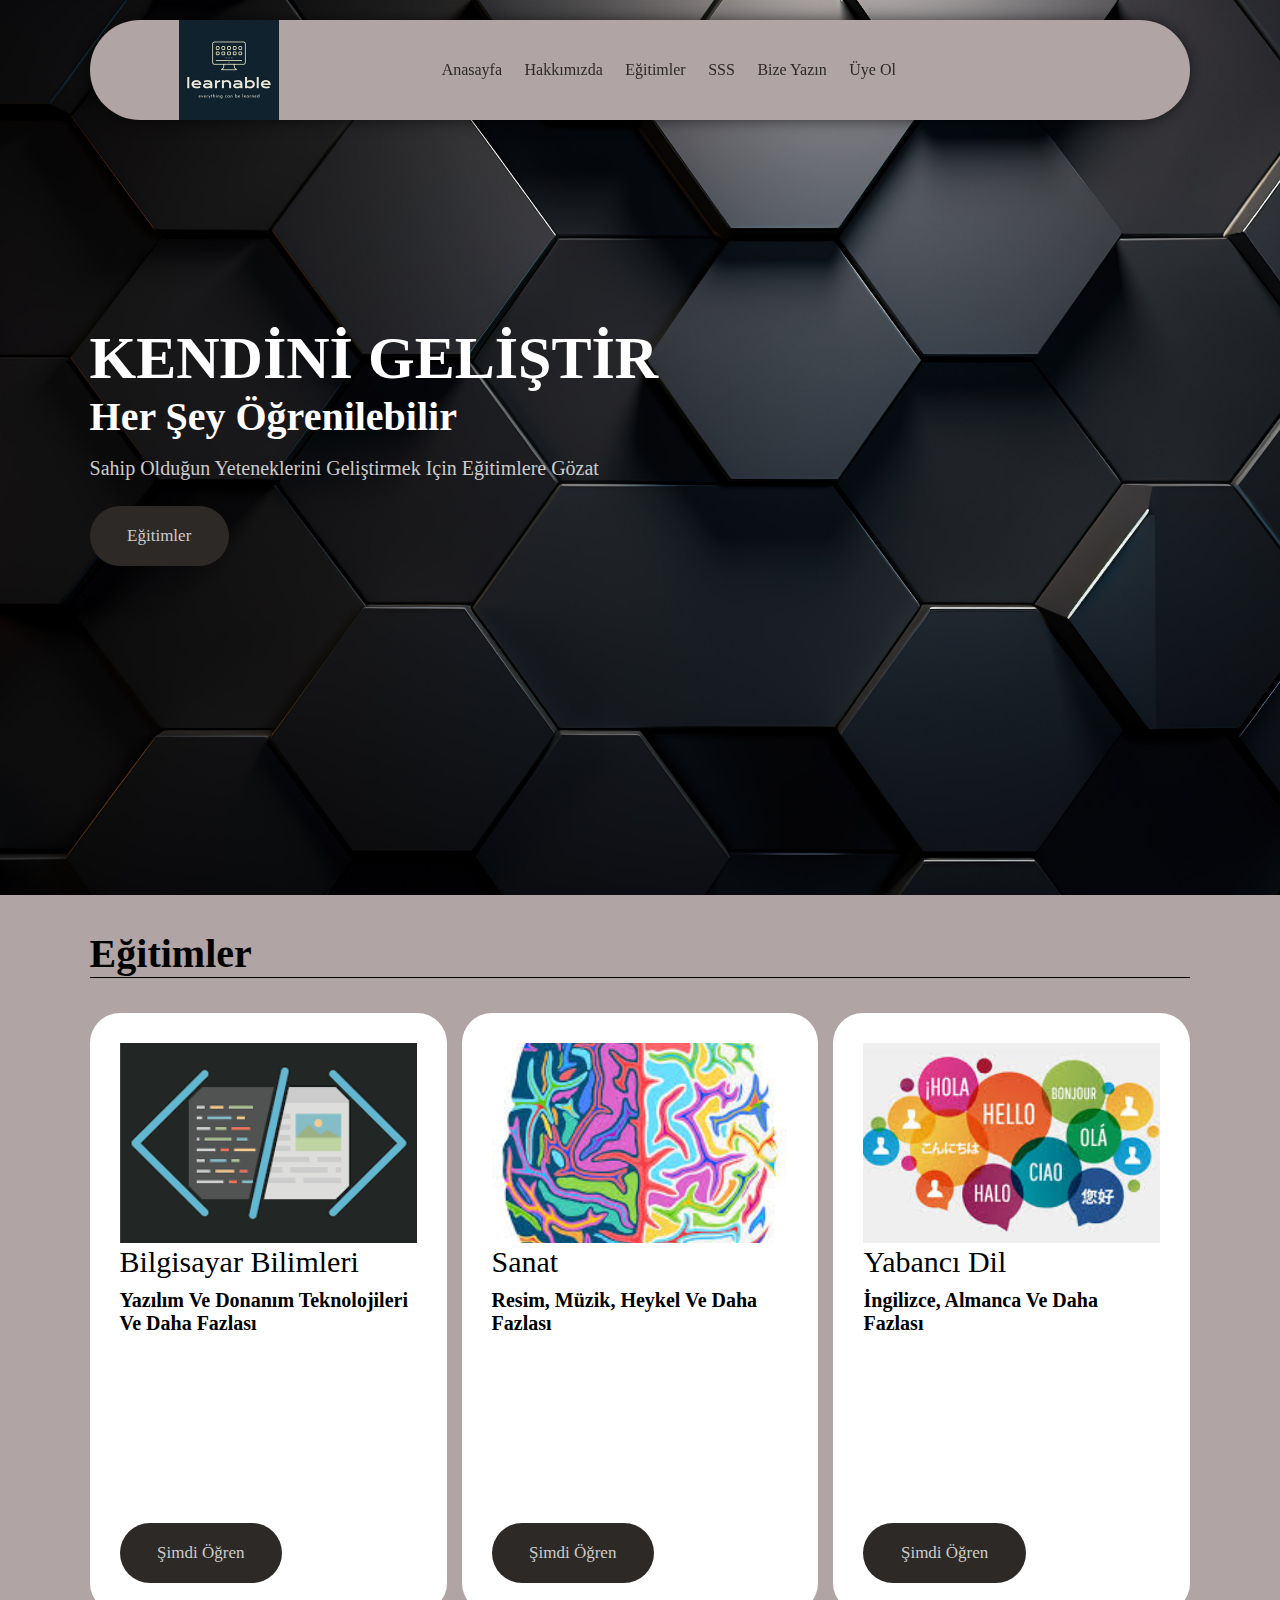
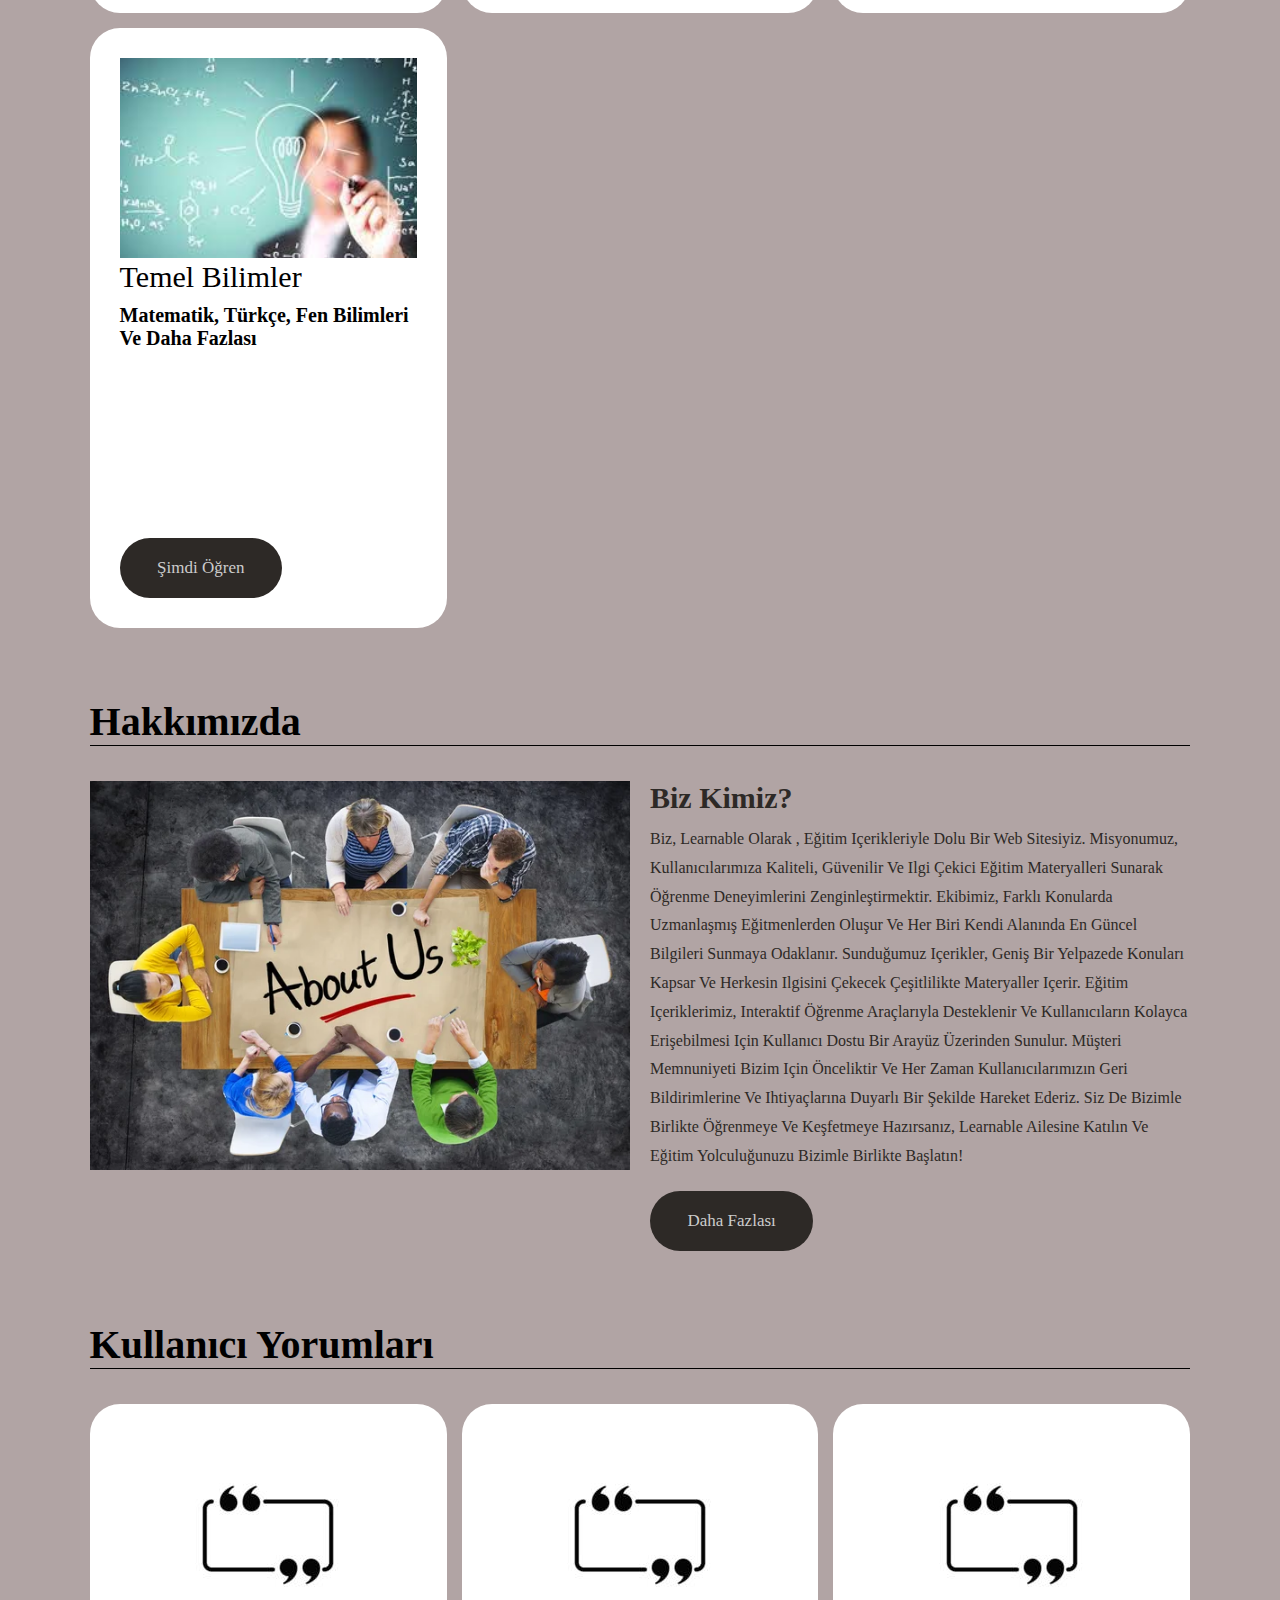
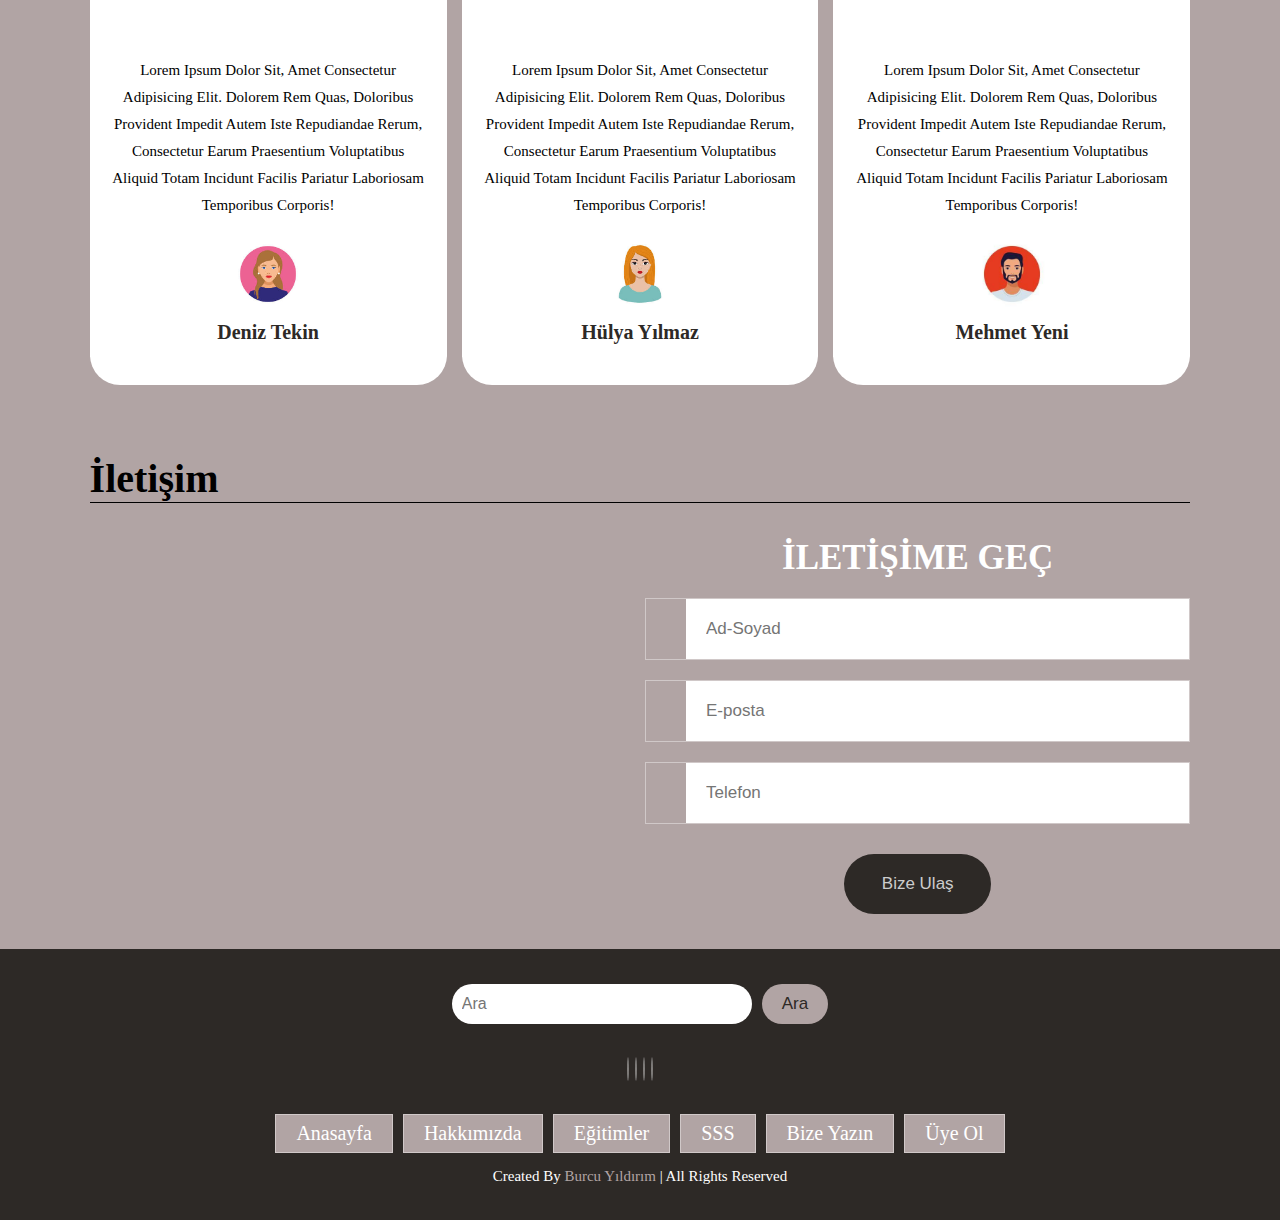
<file: index.html>
<!DOCTYPE html>
<html lang="tr">
  <head>
    <meta charset="UTF-8" />
    <meta name="viewport" content="width=device-width, initial-scale=1.0" />
    <link
      rel="stylesheet"
      href="https://cdnjs.cloudflare.com/ajax/libs/font-awesome/6.5.1/css/all.min.css"
      integrity="sha512-DTOQO9RWCH3ppGqcWaEA1BIZOC6xxalwEsw9c2QQeAIftl+Vegovlnee1c9QX4TctnWMn13TZye+giMm8e2LwA=="
      crossorigin="anonymous"
      referrerpolicy="no-referrer"
    />
    <link rel="preconnect" href="https://fonts.googleapis.com" />
    <link rel="preconnect" href="https://fonts.gstatic.com" crossorigin />
    <link
      href="https://fonts.googleapis.com/css2?family=Poppins:wght@100;200;300;400;500;600&display=swap"
      rel="stylesheet"
    />
    <title>Learning Management System</title>
    <link rel="stylesheet" href="styles/style.css" />
  </head>

  <body>
    <header class="header">
      <a href="index.html" class="logo">
        <img src="images/logo.jpg" alt="logo" />
      </a>
      <nav class="navbar">
        <a href="index.html">Anasayfa</a>
        <a href="#about">Hakkımızda</a>
        <a href="tutorials.html">Eğitimler</a>
        <a href="#sss">SSS</a>
        <a href="#contact">Bize yazın</a>
        <a href="#sign">Üye ol</a>
      </nav>
      <div class="buttons">
        <button id="search-btn">
          <i class="fas fa-search"></i>
        </button>
        <button id="user-btn">
          <i class="fa-regular fa-user"></i>
        </button>
        <button id="menu-btn">
          <i class="fas fa-bars"></i>
        </button>
      </div>
      <div class="search-form">
        <input
          type="text"
          class="search-input"
          id="search-box"
          placeholder="Ara"
        />
        <i class="fas fa-search"></i>
      </div>
    </header>
    <!--home başlangıç-->
    <section class="home">
      <div class="content">
        <h3>KENDİNİ GELİŞTİR</h3>
        <h2>Her Şey Öğrenilebilir</h2>
        <p>Sahip olduğun yeteneklerini geliştirmek için eğitimlere gözat</p>
        <a href="tutorials.html" class="btn">Eğitimler</a>
      </div>
    </section>
    <!-- home bitiş -->
    <!-- tutorials(eğitimler) başlangıç -->
    <section class="tutorials">
      <h1 class="heading">Eğitimler</h1>
      <div class="box-container">
        <div class="box">
          <div class="box-head">
            <img src="images/frontend.png" alt="bilgisayar" />
            <span class="tutorial-kategori">Bilgisayar Bilimleri</span>
            <h3>Yazılım ve Donanım Teknolojileri ve daha fazlası</h3>
          </div>
          <div class="box-bottom"></div>
          <a href="#" class="btn">Şimdi Öğren</a>
        </div>
        <div class="box">
          <div class="box-head">
            <img src="images/sanat.png" alt="sanat" />
            <span class="tutorial-kategori">Sanat</span>
            <h3>Resim, Müzik, Heykel ve daha fazlası</h3>
          </div>
          <div class="box-bottom"></div>
          <a href="#" class="btn">Şimdi Öğren</a>
        </div>
        <div class="box">
          <div class="box-head">
            <img src="images/dil.jpg" alt="dil" />
            <span class="tutorial-kategori">Yabancı Dil</span>
            <h3>İngilizce, Almanca ve daha fazlası</h3>
          </div>
          <div class="box-bottom"></div>
          <a href="#" class="btn">Şimdi Öğren</a>
        </div>
        <div class="box">
          <div class="box-head">
            <img src="images/bilim.jpg" alt="bilim" />
            <span class="tutorial-kategori">Temel bilimler</span>
            <h3>Matematik, Türkçe, Fen bilimleri ve daha fazlası</h3>
          </div>
          <div class="box-bottom"></div>
          <a href="#" class="btn">Şimdi Öğren</a>
        </div>
      </div>
    </section>
    <!-- tutorials(eğitimler) bitiş -->
    <!--hakkımızda başlangıç-->
    <section class="about" id="about">
      <h1 class="heading">Hakkımızda</h1>
      <div class="row">
        <div class="image">
          <img src="images/about.jpg" alt="about" />
        </div>
        <div class="content">
          <h3>Biz kimiz?</h3>
          <p>
            Biz, Learnable olarak , eğitim içerikleriyle dolu bir web sitesiyiz.
            Misyonumuz, kullanıcılarımıza kaliteli, güvenilir ve ilgi çekici
            eğitim materyalleri sunarak öğrenme deneyimlerini
            zenginleştirmektir. Ekibimiz, farklı konularda uzmanlaşmış
            eğitmenlerden oluşur ve her biri kendi alanında en güncel bilgileri
            sunmaya odaklanır. Sunduğumuz içerikler, geniş bir yelpazede
            konuları kapsar ve herkesin ilgisini çekecek çeşitlilikte
            materyaller içerir. Eğitim içeriklerimiz, interaktif öğrenme
            araçlarıyla desteklenir ve kullanıcıların kolayca erişebilmesi için
            kullanıcı dostu bir arayüz üzerinden sunulur. Müşteri memnuniyeti
            bizim için önceliktir ve her zaman kullanıcılarımızın geri
            bildirimlerine ve ihtiyaçlarına duyarlı bir şekilde hareket ederiz.
            Siz de bizimle birlikte öğrenmeye ve keşfetmeye hazırsanız,
            Learnable ailesine katılın ve eğitim yolculuğunuzu bizimle birlikte
            başlatın!
          </p>
          <a href="#" class="btn">Daha fazlası</a>
        </div>
      </div>
    </section>
    <!--hakkımızda bitiş-->
    <!--yorumlar başlangıç-->
    <section class="review">
      <h1 class="heading">Kullanıcı yorumları</h1>
      <div class="box-container">
        <div class="box">
          <img src="images/quote.jpg" alt="quote" />
          <p>
            Lorem ipsum dolor sit, amet consectetur adipisicing elit. Dolorem
            rem quas, doloribus provident impedit autem iste repudiandae rerum,
            consectetur earum praesentium voluptatibus aliquid totam incidunt
            facilis pariatur laboriosam temporibus corporis!
          </p>
          <img src="images/avatar1.jpg" alt="avatar1" class="user" />
          <h3>Deniz Tekin</h3>
          <div class="stars">
            <i class="fas fa-star"></i>
            <i class="fas fa-star"></i>
            <i class="fas fa-star"></i>
            <i class="fas fa-star"></i>
            <i class="fas fa-star-half-alt"></i>
          </div>
        </div>
        <div class="box">
          <img src="images/quote.jpg" alt="quote" />
          <p>
            Lorem ipsum dolor sit, amet consectetur adipisicing elit. Dolorem
            rem quas, doloribus provident impedit autem iste repudiandae rerum,
            consectetur earum praesentium voluptatibus aliquid totam incidunt
            facilis pariatur laboriosam temporibus corporis!
          </p>
          <img src="images/avatar2.jpg" alt="avatar1" class="user" />
          <h3>Hülya Yılmaz</h3>
          <div class="stars">
            <i class="fas fa-star"></i>
            <i class="fas fa-star"></i>
            <i class="fas fa-star"></i>
            <i class="fas fa-star"></i>
            <i class="fas fa-star"></i>
          </div>
        </div>
        <div class="box">
          <img src="images/quote.jpg" alt="quote" />
          <p>
            Lorem ipsum dolor sit, amet consectetur adipisicing elit. Dolorem
            rem quas, doloribus provident impedit autem iste repudiandae rerum,
            consectetur earum praesentium voluptatibus aliquid totam incidunt
            facilis pariatur laboriosam temporibus corporis!
          </p>
          <img src="images/avatar3.jpg" alt="avatar1" class="user" />
          <h3>Mehmet Yeni</h3>
          <div class="stars">
            <i class="fas fa-star"></i>
            <i class="fas fa-star"></i>
            <i class="fas fa-star"></i>
            <i class="fas fa-star"></i>
            <i class="fas fa-star"></i>
          </div>
        </div>
      </div>
    </section>
    <!--yorumlar bitiş-->
    <!--iletişim başlangıç-->
    <section class="contact" id="contact">
      <h1 class="heading">İletişim</h1>
      <div class="row">
        <iframe
          class="map"
          src="https://www.google.com/maps/d/embed?mid=1y-YtNyT6vamqQRxKkvHARFWL3Ac&hl=en_US&ehbc=2E312F"
        ></iframe>
        <form>
          <h3>İletişime geç</h3>
          <div class="inputBox">
            <i class="fas fa-user"></i>
            <input type="text" placeholder="Ad-Soyad" />
          </div>
          <div class="inputBox">
            <i class="fas fa-envelope"></i>
            <input type="email" placeholder="E-posta" />
          </div>
          <div class="inputBox">
            <i class="fas fa-phone"></i>
            <input type="number" placeholder="Telefon" />
          </div>
          <input type="submit" class="btn" value="Bize ulaş" />
        </form>
      </div>
    </section>
    <!--iletişim bitiş-->
    <!--footer başlangıç-->
    <section class="footer">
      <div class="search">
        <input type="text" class="search-input" placeholder="Ara" />
        <button class="btn btn-primary">Ara</button>
      </div>
      <div class="share">
        <a href="#" class="fab fa-facebook"></a>
        <a href="#" class="fab fa-x-twitter"></a>
        <a href="#" class="fab fa-instagram"></a>
        <a href="#" class="fab fa-linkedin"></a>
      </div>
      <div class="links">
        <a href="#">Anasayfa</a>
        <a href="#">Hakkımızda</a>
        <a href="#">Eğitimler</a>
        <a href="#">SSS</a>
        <a href="#">Bize yazın</a>
        <a href="#">Üye ol</a>
      </div>
      <div class="credit">
        created by <span>Burcu Yıldırım</span> | all rights reserved
      </div>
    </section>
    <!--footer bitiş-->
    <script src="js/script.js"></script>
  </body>
</html>
</file>
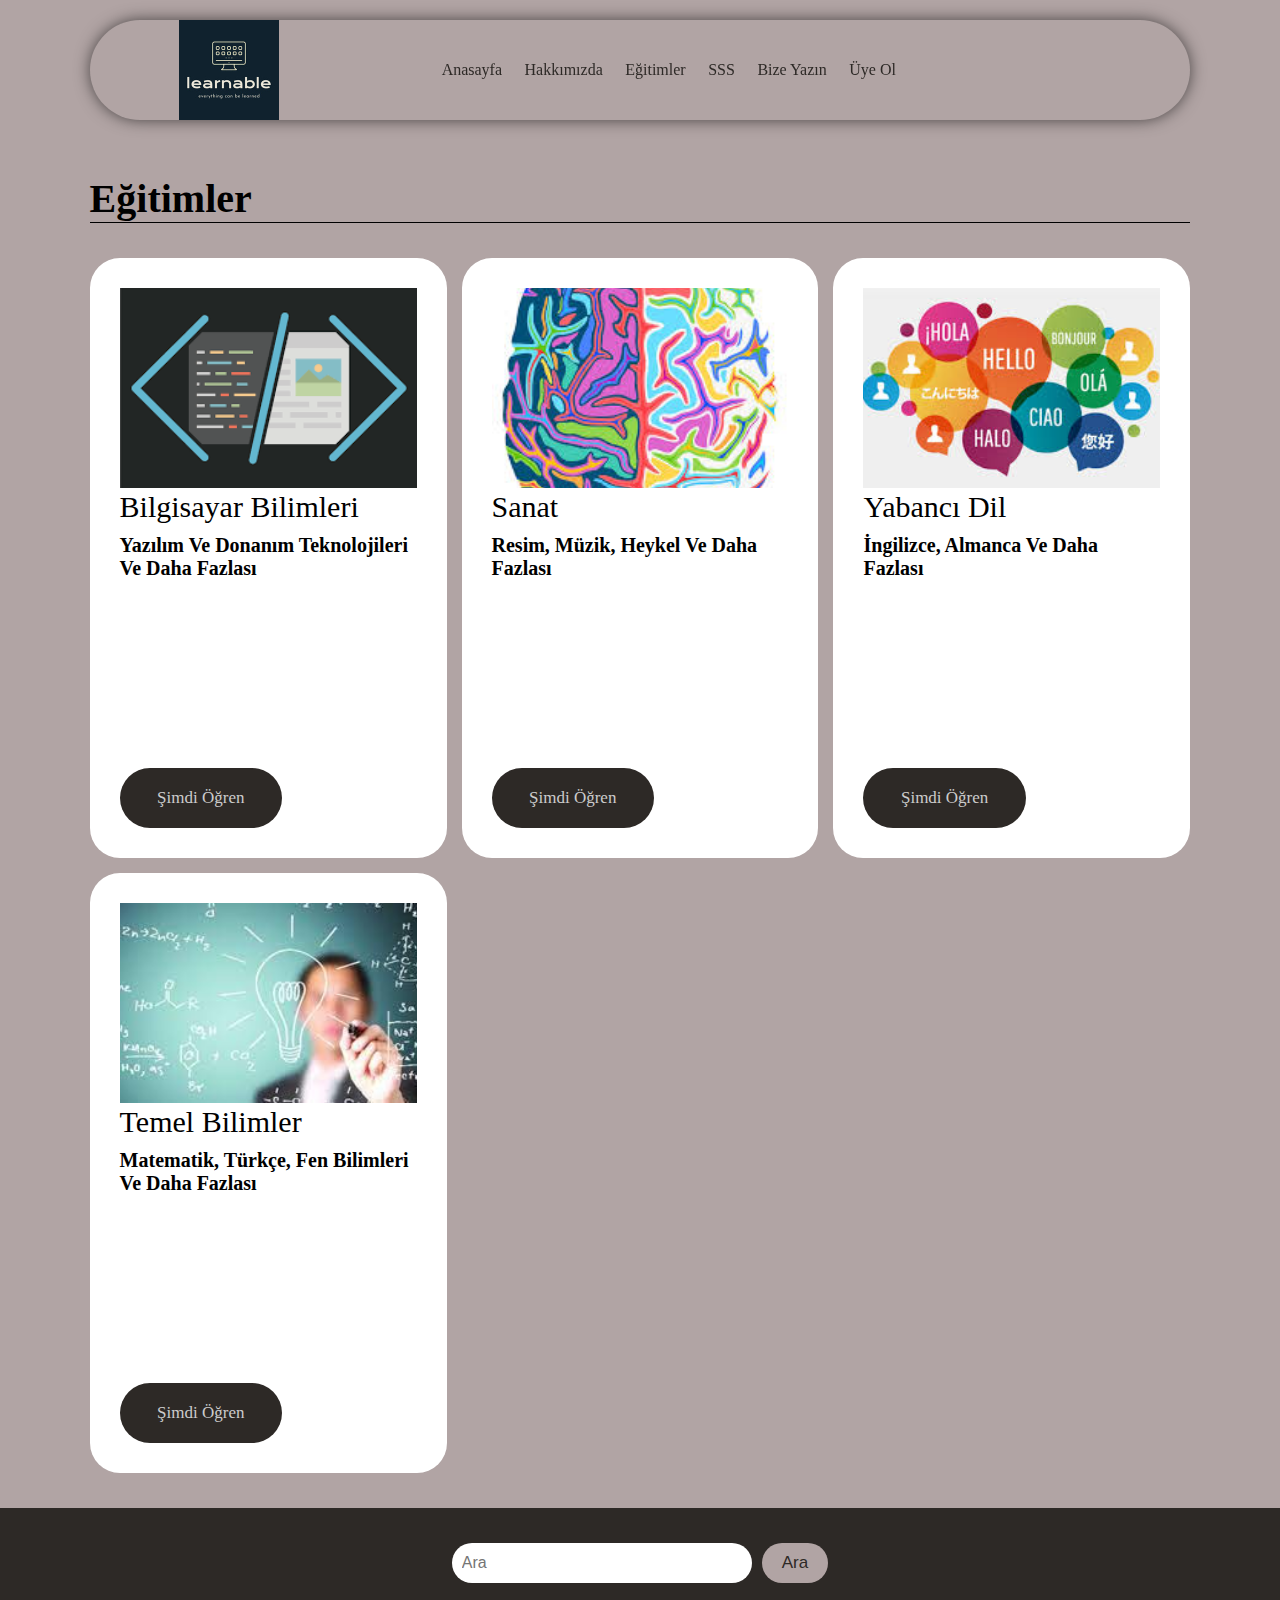
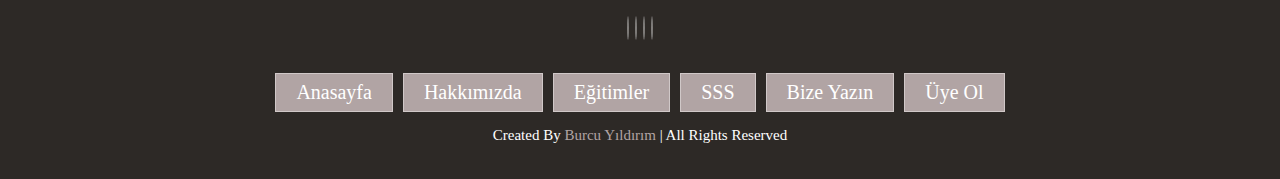
<file: tutorials.html>
<!DOCTYPE html>
<html lang="tr">
  <head>
    <meta charset="UTF-8" />
    <meta name="viewport" content="width=device-width, initial-scale=1.0" />
    <link
      rel="stylesheet"
      href="https://cdnjs.cloudflare.com/ajax/libs/font-awesome/6.5.1/css/all.min.css"
      integrity="sha512-DTOQO9RWCH3ppGqcWaEA1BIZOC6xxalwEsw9c2QQeAIftl+Vegovlnee1c9QX4TctnWMn13TZye+giMm8e2LwA=="
      crossorigin="anonymous"
      referrerpolicy="no-referrer"
    />
    <link rel="preconnect" href="https://fonts.googleapis.com" />
    <link rel="preconnect" href="https://fonts.gstatic.com" crossorigin />
    <link
      href="https://fonts.googleapis.com/css2?family=Poppins:wght@100;200;300;400;500;600&display=swap"
      rel="stylesheet"
    />
    <title>Learning Management System</title>
    <link rel="stylesheet" href="styles/style.css" />
  </head>

  <body>
    <header class="header">
      <a href="index.html" class="logo">
        <img src="images/logo.jpg" alt="logo" />
      </a>
      <nav class="navbar">
        <a href="index.html">Anasayfa</a>
        <a href="#about">Hakkımızda</a>
        <a href="tutorials.html">Eğitimler</a>
        <a href="#sss">SSS</a>
        <a href="index.html">Bize yazın</a>
        <a href="#sign">Üye ol</a>
      </nav>
      <div class="buttons">
        <button id="search-btn">
          <i class="fas fa-search"></i>
        </button>
        <button id="user-btn">
          <i class="fa-regular fa-user"></i>
        </button>
        <button id="menu-btn">
          <i class="fas fa-bars"></i>
        </button>
      </div>
      <div class="search-form">
        <input
          type="text"
          class="search-input"
          id="search-box"
          placeholder="Ara"
        />
        <i class="fas fa-search"></i>
      </div>
    </header>
    <!-- tutorials(eğitimler) başlangıç -->
    <section class="tutorials">
      <h1 class="heading">Eğitimler</h1>
      <div class="box-container">
        <div class="box">
          <div class="box-head">
            <img src="images/frontend.png" alt="bilgisayar" />
            <span class="tutorial-kategori">Bilgisayar Bilimleri</span>
            <h3>Yazılım ve Donanım Teknolojileri ve daha fazlası</h3>
          </div>
          <div class="box-bottom"></div>
          <a href="#" class="btn">Şimdi Öğren</a>
        </div>
        <div class="box">
          <div class="box-head">
            <img src="images/sanat.png" alt="sanat" />
            <span class="tutorial-kategori">Sanat</span>
            <h3>Resim, Müzik, Heykel ve daha fazlası</h3>
          </div>
          <div class="box-bottom"></div>
          <a href="#" class="btn">Şimdi Öğren</a>
        </div>
        <div class="box">
          <div class="box-head">
            <img src="images/dil.jpg" alt="dil" />
            <span class="tutorial-kategori">Yabancı Dil</span>
            <h3>İngilizce, Almanca ve daha fazlası</h3>
          </div>
          <div class="box-bottom"></div>
          <a href="#" class="btn">Şimdi Öğren</a>
        </div>
        <div class="box">
          <div class="box-head">
            <img src="images/bilim.jpg" alt="bilim" />
            <span class="tutorial-kategori">Temel bilimler</span>
            <h3>Matematik, Türkçe, Fen bilimleri ve daha fazlası</h3>
          </div>
          <div class="box-bottom"></div>
          <a href="#" class="btn">Şimdi Öğren</a>
        </div>
      </div>
    </section>
    <!-- tutorials(eğitimler) bitiş -->

    <!--footer başlangıç-->
    <section class="footer">
      <div class="search">
        <input type="text" class="search-input" placeholder="Ara" />
        <button class="btn btn-primary">Ara</button>
      </div>
      <div class="share">
        <a href="#" class="fab fa-facebook"></a>
        <a href="#" class="fab fa-x-twitter"></a>
        <a href="#" class="fab fa-instagram"></a>
        <a href="#" class="fab fa-linkedin"></a>
      </div>
      <div class="links">
        <a href="index.html">Anasayfa</a>
        <a href="#">Hakkımızda</a>
        <a href="#">Eğitimler</a>
        <a href="#">SSS</a>
        <a href="#">Bize yazın</a>
        <a href="#">Üye ol</a>
      </div>
      <div class="credit">
        created by <span>Burcu Yıldırım</span> | all rights reserved
      </div>
    </section>
    <!--footer bitiş-->
    <script src="js/script.js"></script>
  </body>
</html>
</file>
<file: styles/style.css>
:root {
  --main-color: #b1a4a4;
  --black-color: #2d2926;
  --border: 0.1rem solid rgba(255, 255, 255, 0.4);
}

* {
  font-family: "poppins" sans-serif;
  margin: 0;
  padding: 0;
  box-sizing: border-box;
  outline: none;
  border: none;
  text-decoration: none;
  text-transform: capitalize;
  transition: 0.2s ease;
}

.poppins-thin {
  font-family: "Poppins", sans-serif;
  font-weight: 100;
  font-style: normal;
}

.poppins-extralight {
  font-family: "Poppins", sans-serif;
  font-weight: 200;
  font-style: normal;
}

.poppins-light {
  font-family: "Poppins", sans-serif;
  font-weight: 300;
  font-style: normal;
}

.poppins-regular {
  font-family: "Poppins", sans-serif;
  font-weight: 400;
  font-style: normal;
}

.poppins-medium {
  font-family: "Poppins", sans-serif;
  font-weight: 500;
  font-style: normal;
}

.poppins-semibold {
  font-family: "Poppins", sans-serif;
  font-weight: 600;
  font-style: normal;
}

html {
  font-size: 62.5%;
  overflow-x: hidden;
  scroll-padding-top: 9rem;
  scroll-behavior: smooth;
}

html::-webkit-scrollbar {
  width: 0.8rem;
  background-color: #fff;
}

html::-webkit-scrollbar-track {
  background-color: transparent;
}

html::-webkit-scrollbar-thumb {
  border-radius: 3rem;
  background-color: var(--black-color);
}

body {
  background-color: var(--main-color);
}

section {
  padding: 3.5rem 7%;
}

a {
  color: var(--black-color);
  text-decoration: none;
}

.btn {
  margin-top: 1rem;
  display: inline-block;
  padding: 2rem 3.75rem;
  border-radius: 30rem;
  font-size: 1.7rem;
  color: #ccc;
  background-color: var(--black-color);
  cursor: pointer;
}

.btn:hover {
  opacity: 0.8;
}

.heading {
  color: black;
  text-transform: capitalize;
  font-size: 4rem;
  margin-bottom: 3.5rem;
  border-bottom: 0.1rem solid black;
}

.search-input {
  font-size: 1.6rem;
  color: var(--black-color);
  padding: 1rem;
  text-transform: none;
  border-radius: 3rem;
}

.header .search-form {
  position: absolute;
  top: 115%;
  right: 7%;
  background-color: var(--main-color);
  width: 50rem;
  height: 5rem;
  display: flex;
  align-items: center;
  border-radius: 3rem;
  box-shadow: 0px 0px 25px 2px rgb(0 0 0 / 75%);
  transform: scaleY(0);
}

.header .search-form .active {
  transform: scaleY(1);
}

.header .search-form i {
  cursor: pointer;
  font-size: 2.2rem;
  margin-right: 1.5rem;
  color: var(--black-color);
}

.header .search-form input {
  width: 100%;
}

.header .logo img {
  height: 10rem;
  display: block;
}

.header {
  background-color: #b1a4a4;
  display: flex;
  align-items: center;
  justify-content: space-between;
  padding: 0 7%;
  margin: 2rem 7%;
  border-radius: 30rem;
  box-shadow: 0px 0px 17px -2px rgba(0, 0, 0, 0.75);
  position: sticky;
  top: 0;
  z-index: 1000;
}

.header .navbar a {
  margin: 0 1rem;
  font-size: 1.6rem;
  color: var(--black-color);
  border-bottom: 0.1rem solid transparent;
}

.header .navbar .active,
.header .navbar a:hover {
  border-color: #262c35;
  padding-bottom: 0.5rem;
}

.header .buttons button {
  cursor: pointer;
  font-size: 2.5rem;
  margin-left: 2rem;
  background-color: transparent;
}

.header #menu-btn {
  display: none;
}

.home {
  min-height: 100vh;
  background: url(../images/home.jpg) no-repeat;
  background-size: cover;
  background-position: center;
  margin-top: -14.5rem;
  display: flex;
  align-items: center;
}

.home .content {
  max-width: 60rem;
}

.home .content h3 {
  font-size: 6rem;
  color: #fff;
}

.home .content h2 {
  font-size: 4rem;
  color: #fff;
}

.home .content p {
  font-size: 2rem;
  font-weight: 300;
  line-height: 1.8;
  padding: 1rem 0;
  color: #ccc;
}

.tutorials .box-container {
  display: grid;
  grid-template-columns: repeat(auto-fit, minmax(30rem, 1fr));
  gap: 1.5rem;
}

.tutorials .box-container .box {
  padding: 3rem;
  background-color: #fff;
  border-radius: 3rem;
  background-color: #fff;
  min-height: 60rem;
  display: flex;
  flex-direction: column;
  align-items: flex-start;
  justify-content: space-between;
}

.tutorials .box-container .box img {
  width: 100%;
  height: 20rem;
  object-fit: cover;
}

.tutorials .box-container .box .tutorial-kategori {
  font-size: 3rem;
}

.tutorials .box-container .box h3 {
  font-size: 2rem;
  padding: 1rem 0;
}

.about .row {
  display: flex;
  flex-wrap: wrap;
  column-gap: 2rem;
}

.about .row .image {
  flex: 1 1 45rem;
}

.about .row img {
  width: 100%;
}

.about .row .content {
  flex: 1 1 45rem;
}

.about .row .content h3 {
  font-size: 3rem;
  color: var(--black-color);
}

.about .row .content p {
  font-size: 1.6rem;
  color: var(--black-color);
  padding: 1rem 0;
  line-height: 1.8;
}

.review .box-container {
  display: grid;
  grid-template-columns: repeat(auto-fit, minmax(30rem, 1fr));
  gap: 1.5rem;
}

.review .box-container .box {
  border: var(--border);
  text-align: center;
  padding: 3rem 2rem;
  background-color: #fff;
  border-radius: 3rem;
}

.review .box-container .box p {
  font-size: 1.5rem;
  line-height: 1.8;
  padding: 2rem 0;
}

.review .box-container .box .user {
  height: 7rem;
  width: 7rem;
  border-radius: 50%;
  object-fit: cover;
}

.review .box-container .box h3 {
  padding: 1rem 0;
  font-size: 2rem;
  color: var(--black-color);
}

.review .box-container .box .stars i {
  font-size: 1.5rem;
  color: gold;
}

.contact .row {
  display: flex;
  background-color: var(--main-color);
  flex-wrap: wrap;
  gap: 1rem;
}

.contact .row .map {
  flex: 1 1 45rem;
  width: 100%;
  object-fit: cover;
}

.contact .row form {
  flex: 1 1 45rem;
  width: 5rem 2rem;
  text-align: center;
}

.contact .row form h3 {
  text-transform: uppercase;
  font-size: 3.5rem;
  color: #fff;
}

.contact .row form .inputBox {
  display: flex;
  align-items: center;
  margin: 2rem 0;
  border: var(--border);
}

.contact .row form .inputBox i {
  color: black;
  font-size: 2rem;
  padding-left: 2rem;
  padding-right: 2rem;
}

.contact .row form .inputBox input {
  width: 100%;
  padding: 2rem;
  font-size: 1.7rem;
  color: black;
  text-transform: none;
  background-color: none;
}

.footer {
  background-color: var(--black-color);
  text-align: center;
}

.footer .search {
  display: flex;
  justify-content: center;
}

.footer .search .search-input {
  width: 30rem;
}

.footer .search .btn-primary {
  background-color: var(--main-color);
  padding: 1rem 2rem;
  margin-left: 1rem;
  margin-top: auto;
  color: var(--black-color);
}

.footer .share {
  padding: 2rem 0;
}

.footer .share a {
  width: 5rem;
  height: 5rem;
  line-height: 5rem;
  color: var(--main-color);
  font-size: 2rem;
  border: var(--border);
  border-radius: 50%;
  margin: 0.3rem;
  cursor: pointer;
}

.footer .share a:hover {
  background-color: rgb(67, 67, 67);
}

.footer .links {
  display: flex;
  justify-content: center;
  flex-wrap: wrap;
  gap: 1rem;
}

.footer .links a {
  background-color: var(--main-color);
  padding: 0.7rem 2rem;
  color: #fff;
  font-size: 2rem;
  border: var(--border);
}

.footer .links a:hover {
  background-color: var(--black-color);
  opacity: 0.7;
}

.footer .credit {
  font-size: 1.5rem;
  color: #fff;
  font-weight: 300;
  padding-top: 1.5rem;
}

.footer .credit span {
  color: var(--main-color);
}

@media (max-width: 991px) {
  html {
    font-size: 55%;
  }
  .header {
    padding: 1.5rem 2rem;
  }
  .header .logo img {
    height: 7rem;
  }
  section {
    padding: 2rem;
  }
  .tutorials .box-container .box .box-head .tutorial-kategori {
    font-size: 3.4rem;
  }
}
@media (max-width: 768px) {
  .header #menu-btn {
    display: inline-block;
  }
  .header .navbar {
    position: absolute;
    top: 95%;
    background-color: var(--main-color);
    height: calc(100vh - 9rem);
    width: 30rem;
    box-shadow: 0px 20px 14px 0px rgb(0 0 0 / 75%);
    right: -100%;
  }
  .header .navbar .active {
    right: 3rem;
  }
  .header .navbar a {
    color: var(--black-color);
    display: block;
    margin: 1.5rem;
    padding: 0.5rem;
    font-size: 2rem;
  }
}
@media (max-width: 576px){
  html{
    font-size: 50%;
  }
  
}
</file>
